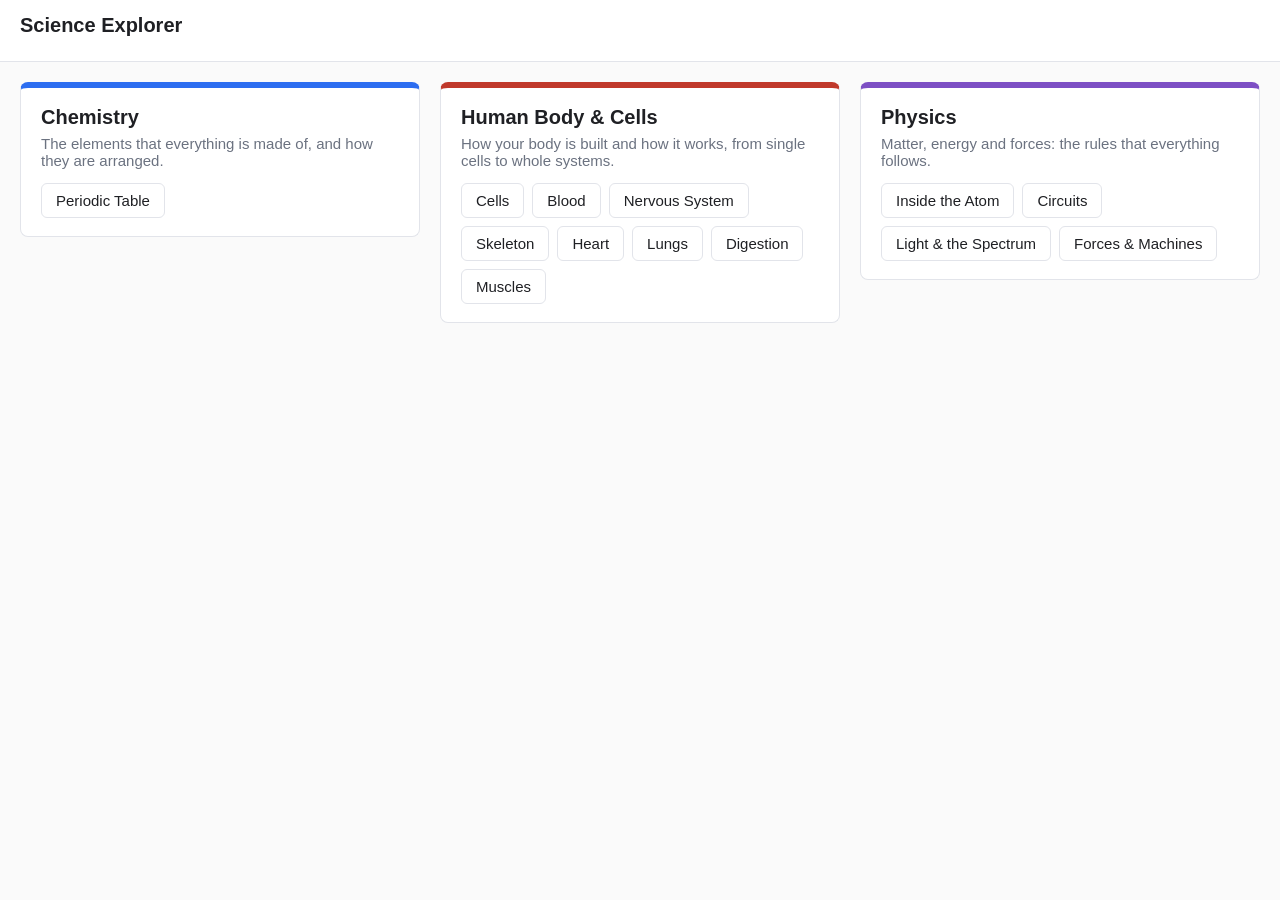
<file: docs/index.html>
<!DOCTYPE html>
<html lang="en">
<head>
<meta charset="UTF-8">
<meta name="viewport" content="width=device-width, initial-scale=1.0">
<title>Science Explorer</title>
<link rel="stylesheet" href="style.css">
</head>
<body>
  <header>
    <h1>Science Explorer</h1>
    <nav id="topic-nav" aria-label="Topics" hidden>
      <p class="trail">
        <a href="#home">⌂ Home</a>
        <span aria-hidden="true">›</span>
        <span id="trail-subject"></span>
      </p>
      <div id="topic-row" class="topic-row"></div>
    </nav>
    <div id="table-controls" hidden>
      <div class="toolbar">
        <input id="search" type="text" placeholder="Search by symbol, name, or atomic number…" autocomplete="off">
        <button id="quiz-btn">Quiz</button>
        <span class="hint">Shift+click two elements to compare.</span>
      </div>
      <div class="timeline">
        <label for="year">Show elements known by:</label>
        <input id="year" type="range" min="1600" max="2025" value="2025">
        <span id="year-label">2025</span>
        <button id="year-reset">Reset</button>
      </div>
    </div>
  </header>

  <!-- Names the current page for screen readers; site.js moves focus here. -->
  <h2 id="page-heading" class="sr-only" tabindex="-1">Home</h2>

  <main id="home-view"></main>

  <main id="table-view" hidden>
    <div id="grid" aria-label="Periodic table grid"></div>
    <div id="legend" aria-label="Category legend"></div>
  </main>

  <main id="topic-view" hidden>
    <div id="diagram-switcher" class="diagram-switcher" role="group" aria-label="Diagrams"></div>
    <div class="topic-layout">
      <section class="diagram-col">
        <div id="diagram-holder" class="diagram-holder"></div>
        <div id="part-buttons" class="part-buttons" role="group" aria-label="Parts of this diagram"></div>
      </section>
      <aside id="info-panel" class="info-panel" aria-live="polite"></aside>
    </div>
  </main>

  <!-- Element detail modal -->
  <div id="detail-modal" class="modal" hidden>
    <div class="modal-card">
      <button class="close" data-close="detail-modal" aria-label="Close">×</button>
      <h2 id="detail-title">—</h2>
      <dl id="detail-fields"></dl>
      <button id="show-atom">Show atom</button>
    </div>
  </div>

  <!-- Atom visualization modal -->
  <div id="atom-modal" class="modal" hidden>
    <div class="modal-card atom-card">
      <button class="close" data-close="atom-modal" aria-label="Close">×</button>
      <h2 id="atom-title">Atom</h2>
      <canvas id="atom-canvas" width="600" height="600" aria-label="Bohr atom diagram"></canvas>
    </div>
  </div>

  <!-- Comparison modal -->
  <div id="compare-modal" class="modal" hidden>
    <div class="modal-card wide">
      <button class="close" data-close="compare-modal" aria-label="Close">×</button>
      <h2>Compare elements</h2>
      <table id="compare-table"></table>
    </div>
  </div>

  <!-- Quiz panel (floating, draggable, non-modal) -->
  <div id="quiz-panel" class="floating" hidden>
    <div class="floating-header" id="quiz-drag-handle">
      <span>Quiz — Find the Element</span>
      <button class="close" data-close="quiz-panel" aria-label="Close">×</button>
    </div>
    <div class="floating-body">
      <p class="muted">Click the element shown below on the grid.</p>
      <p id="quiz-prompt" class="prompt">Press Start</p>
      <p id="quiz-timer">0.0 s</p>
      <p id="quiz-score">Score: 0 / 0</p>
      <button id="quiz-action">Start</button>
    </div>
  </div>

  <script src="app.js"></script>
  <script src="topics.js"></script>
  <script src="site.js"></script>
</body>
</html>
</file>
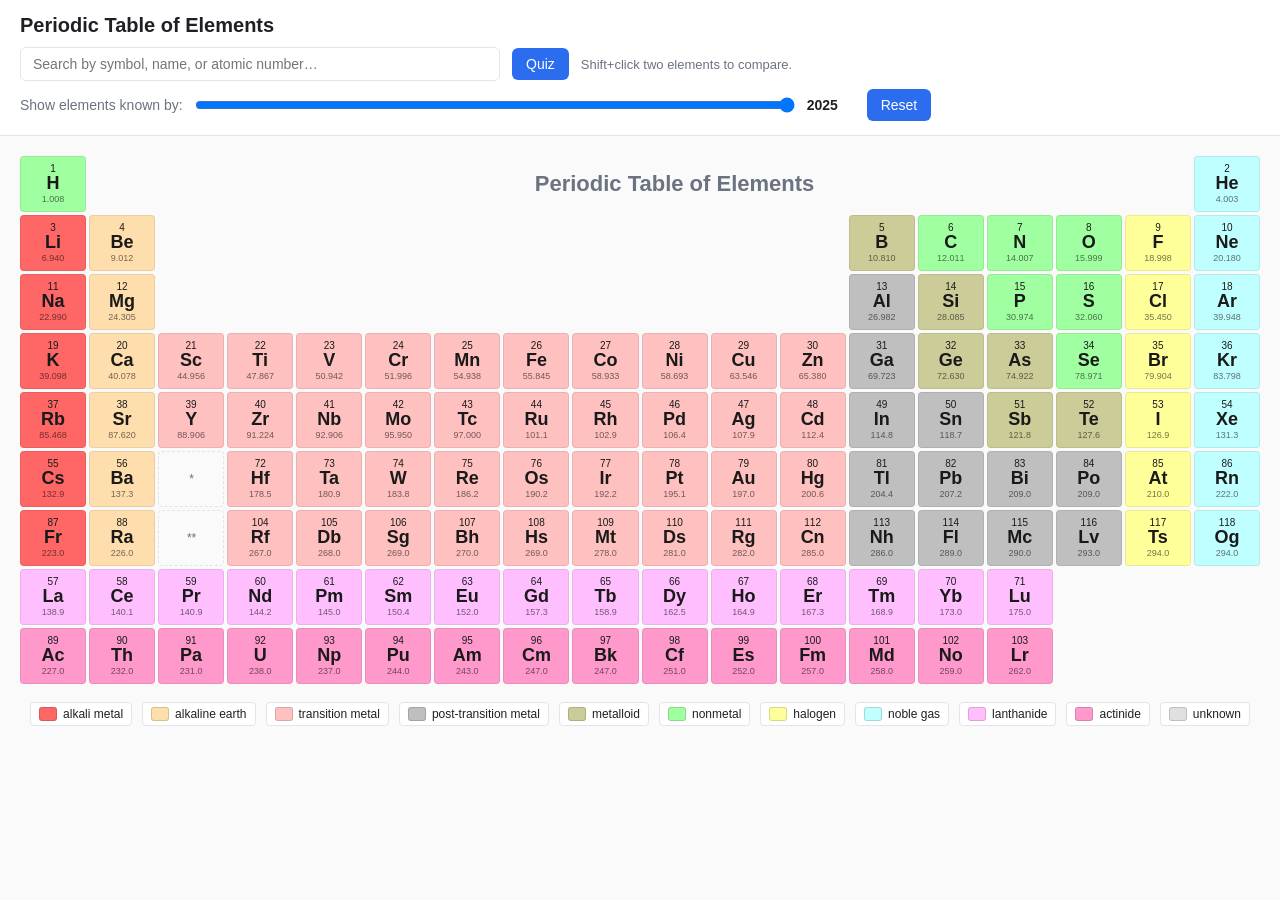
<file: web/index.html>
<!DOCTYPE html>
<html lang="en">
<head>
<meta charset="UTF-8">
<meta name="viewport" content="width=device-width, initial-scale=1.0">
<title>Periodic Table of Elements</title>
<link rel="stylesheet" href="style.css">
</head>
<body>
  <header>
    <h1>Periodic Table of Elements</h1>
    <div class="toolbar">
      <input id="search" type="text" placeholder="Search by symbol, name, or atomic number…" autocomplete="off">
      <button id="quiz-btn">Quiz</button>
      <span class="hint">Shift+click two elements to compare.</span>
    </div>
    <div class="timeline">
      <label for="year">Show elements known by:</label>
      <input id="year" type="range" min="1600" max="2025" value="2025">
      <span id="year-label">2025</span>
      <button id="year-reset">Reset</button>
    </div>
  </header>

  <main>
    <div id="grid" aria-label="Periodic table grid"></div>
    <div id="legend" aria-label="Category legend"></div>
  </main>

  <!-- Element detail modal -->
  <div id="detail-modal" class="modal" hidden>
    <div class="modal-card">
      <button class="close" data-close="detail-modal" aria-label="Close">×</button>
      <h2 id="detail-title">—</h2>
      <dl id="detail-fields"></dl>
      <button id="show-atom">Show atom</button>
    </div>
  </div>

  <!-- Atom visualization modal -->
  <div id="atom-modal" class="modal" hidden>
    <div class="modal-card atom-card">
      <button class="close" data-close="atom-modal" aria-label="Close">×</button>
      <h2 id="atom-title">Atom</h2>
      <canvas id="atom-canvas" width="600" height="600" aria-label="Bohr atom diagram"></canvas>
    </div>
  </div>

  <!-- Comparison modal -->
  <div id="compare-modal" class="modal" hidden>
    <div class="modal-card wide">
      <button class="close" data-close="compare-modal" aria-label="Close">×</button>
      <h2>Compare elements</h2>
      <table id="compare-table"></table>
    </div>
  </div>

  <!-- Quiz modal -->
  <div id="quiz-modal" class="modal" hidden>
    <div class="modal-card">
      <button class="close" data-close="quiz-modal" aria-label="Close">×</button>
      <h2>Quiz — Find the Element</h2>
      <p>Click the element shown below on the grid.</p>
      <p id="quiz-prompt" class="prompt">Press Start</p>
      <p id="quiz-timer">0.0 s</p>
      <p id="quiz-score">Score: 0 / 0</p>
      <button id="quiz-action">Start</button>
    </div>
  </div>

  <script src="app.js"></script>
</body>
</html>
</file>
<file: docs/style.css>
:root {
  --bg: #fafafa;
  --card-bg: #ffffff;
  --text: #1f2024;
  --muted: #6b7280;
  --border: #e2e4ea;
  --accent: #2c6df0;
  --accent-fg: #ffffff;
  --diff: #d35400;
}

* { box-sizing: border-box; }

[hidden] { display: none !important; }

html, body {
  margin: 0;
  padding: 0;
  background: var(--bg);
  color: var(--text);
  font-family: -apple-system, BlinkMacSystemFont, "Segoe UI", Roboto, "Helvetica Neue", Arial, sans-serif;
  font-size: 14px;
}

header {
  background: var(--card-bg);
  padding: 14px 20px;
  border-bottom: 1px solid var(--border);
  position: sticky;
  top: 0;
  z-index: 5;
}

h1 {
  margin: 0 0 10px 0;
  font-size: 20px;
}

.toolbar {
  display: flex;
  align-items: center;
  gap: 12px;
  margin-bottom: 8px;
  flex-wrap: wrap;
}

#search {
  flex: 1 1 360px;
  max-width: 480px;
  padding: 8px 12px;
  border: 1px solid var(--border);
  border-radius: 6px;
  font-size: 14px;
}

button {
  cursor: pointer;
  background: var(--accent);
  color: var(--accent-fg);
  border: none;
  border-radius: 6px;
  padding: 8px 14px;
  font-size: 14px;
}

button:hover { filter: brightness(1.05); }

.hint { color: var(--muted); font-size: 13px; }

.timeline {
  display: flex;
  align-items: center;
  gap: 10px;
  flex-wrap: wrap;
}

.timeline label { color: var(--muted); }

#year { flex: 1 1 320px; max-width: 600px; }

#year-label {
  display: inline-block;
  min-width: 50px;
  font-weight: 600;
}

main {
  padding: 20px;
}

#grid {
  display: grid;
  grid-template-columns: repeat(18, minmax(46px, 1fr));
  grid-template-rows: repeat(9, auto);
  gap: 3px;
  max-width: 1400px;
  margin: 0 auto;
}

.cell {
  position: relative;
  padding: 4px 2px;
  border-radius: 4px;
  text-align: center;
  cursor: pointer;
  color: #1a1a1a;
  user-select: none;
  border: 1px solid rgba(0,0,0,0.08);
  transition: transform 80ms ease, box-shadow 80ms ease;
  min-height: 56px;
  display: flex;
  flex-direction: column;
  justify-content: center;
  font-size: 12px;
}

.cell:hover {
  transform: translateY(-1px);
  box-shadow: 0 2px 6px rgba(0,0,0,0.18);
  z-index: 1;
}

.cell.dim { opacity: 0.18; }
.cell.hidden { visibility: hidden; }

.cell .z { font-size: 10px; line-height: 1; }
.cell .sym { font-size: 18px; font-weight: 700; line-height: 1.1; }
.cell .mass { font-size: 9px; color: rgba(0,0,0,0.55); }

.cell.compare-pick {
  outline: 3px solid #111;
  outline-offset: -3px;
}

.cell.flash-correct { background: #2ecc71 !important; }
.cell.flash-wrong { background: #e74c3c !important; }

.placeholder {
  background: transparent;
  border: 1px dashed var(--border);
  display: flex;
  align-items: center;
  justify-content: center;
  color: var(--muted);
  font-style: italic;
}

.title-banner {
  grid-column: 3 / span 15;
  grid-row: 1;
  align-self: center;
  text-align: center;
  font-size: 22px;
  font-weight: 700;
  color: var(--muted);
}

#legend {
  margin-top: 18px;
  display: flex;
  flex-wrap: wrap;
  gap: 10px;
  justify-content: center;
}

.legend-item {
  display: flex;
  align-items: center;
  gap: 6px;
  padding: 4px 8px;
  border-radius: 4px;
  border: 1px solid var(--border);
  background: var(--card-bg);
  font-size: 12px;
}

.legend-swatch {
  width: 18px;
  height: 14px;
  border-radius: 3px;
  border: 1px solid rgba(0,0,0,0.15);
}

/* Modals */
.modal {
  position: fixed;
  inset: 0;
  background: rgba(0,0,0,0.45);
  display: flex;
  align-items: center;
  justify-content: center;
  padding: 20px;
  z-index: 10;
}

.modal[hidden] { display: none; }

.modal-card {
  background: var(--card-bg);
  border-radius: 8px;
  padding: 22px 26px;
  min-width: 320px;
  max-width: 92vw;
  max-height: 92vh;
  overflow: auto;
  box-shadow: 0 10px 40px rgba(0,0,0,0.25);
  position: relative;
}

.modal-card.wide { min-width: 520px; }
.modal-card.atom-card { min-width: 620px; }

.modal-card h2 { margin: 0 0 14px 0; }

.modal-card .close {
  position: absolute;
  top: 8px; right: 12px;
  background: transparent;
  color: var(--muted);
  font-size: 24px;
  padding: 4px 8px;
}

.modal-card dl {
  display: grid;
  grid-template-columns: max-content 1fr;
  gap: 6px 18px;
  margin: 0 0 14px 0;
}

.modal-card dt { color: var(--muted); }
.modal-card dd { margin: 0; }

#compare-table {
  border-collapse: collapse;
  width: 100%;
}

#compare-table th, #compare-table td {
  padding: 6px 12px;
  border-bottom: 1px solid var(--border);
  text-align: left;
}

#compare-table tr.differs td:not(.label) { color: var(--diff); }
#compare-table td.delta { font-weight: 600; }

.prompt {
  font-size: 18px;
  font-weight: 700;
  margin: 6px 0;
}

#atom-canvas {
  display: block;
  margin: 0 auto;
  background: #ffffff;
  border-radius: 4px;
  border: 1px solid var(--border);
}

/* Floating draggable panel (used by Quiz) */
.floating {
  position: fixed;
  top: 120px;
  left: 30px;
  z-index: 20;
  background: var(--card-bg);
  border-radius: 8px;
  box-shadow: 0 8px 30px rgba(0,0,0,0.22);
  border: 1px solid var(--border);
  min-width: 280px;
  max-width: 360px;
  user-select: none;
}

.floating[hidden] { display: none; }

.floating-header {
  display: flex;
  align-items: center;
  justify-content: space-between;
  padding: 8px 10px 8px 14px;
  background: #f1f3f7;
  border-bottom: 1px solid var(--border);
  border-radius: 8px 8px 0 0;
  cursor: move;
  font-weight: 600;
}

.floating-header .close {
  background: transparent;
  color: var(--muted);
  padding: 0 6px;
  font-size: 20px;
  line-height: 1;
}

.floating-body {
  padding: 14px 16px 16px 16px;
}

.floating-body .muted {
  color: var(--muted);
  margin: 0 0 8px 0;
  font-size: 13px;
}

.floating-body p {
  margin: 6px 0;
}

.floating.dragging {
  box-shadow: 0 12px 36px rgba(0,0,0,0.32);
}

.sr-only {
  position: absolute;
  width: 1px;
  height: 1px;
  margin: -1px;
  overflow: hidden;
  clip-path: inset(50%);
  white-space: nowrap;
}

.trail { margin: 0 0 8px 0; }
.trail a { color: var(--accent); text-decoration: none; }
.trail a:hover { text-decoration: underline; }
#trail-subject { font-weight: 600; }

.topic-row {
  display: flex;
  gap: 4px;
  flex-wrap: wrap;
  margin-bottom: 10px;
  border-bottom: 1px solid var(--border);
}

.topic-row a {
  padding: 8px 14px;
  color: var(--muted);
  text-decoration: none;
  white-space: nowrap;
  border-bottom: 2px solid transparent;
  margin-bottom: -1px;
}

.topic-row a:hover { color: var(--text); }

.topic-row a[aria-current="page"] {
  color: var(--accent);
  border-bottom-color: var(--accent);
  font-weight: 600;
}

#home-view { max-width: 1400px; margin: 0 auto; }

.home-cards {
  display: grid;
  grid-template-columns: repeat(3, minmax(0, 1fr));
  gap: 20px;
  align-items: start;
}

.subject-card {
  background: var(--card-bg);
  border: 1px solid var(--border);
  border-top: 6px solid var(--subject);
  border-radius: 8px;
  padding: 18px 20px;
}

.subject-card h2 { margin: 0 0 6px 0; font-size: 20px; }
.subject-card p { margin: 0 0 14px 0; color: var(--muted); font-size: 15px; }

.subject-card ul {
  list-style: none;
  margin: 0;
  padding: 0;
  display: flex;
  flex-wrap: wrap;
  gap: 8px;
}

.subject-card a {
  display: inline-block;
  padding: 8px 14px;
  border: 1px solid var(--border);
  border-radius: 6px;
  color: var(--text);
  text-decoration: none;
  font-size: 15px;
}

.subject-card a:hover { border-color: var(--accent); color: var(--accent); }

#topic-view { max-width: 1400px; margin: 0 auto; }

.diagram-switcher {
  display: flex;
  gap: 8px;
  flex-wrap: wrap;
  margin-bottom: 12px;
}

.switch-btn,
.part-buttons button {
  background: var(--card-bg);
  color: var(--text);
  border: 1px solid var(--border);
}

.switch-btn[aria-pressed="true"],
.part-buttons button[aria-pressed="true"] {
  background: var(--accent);
  color: var(--accent-fg);
  border-color: var(--accent);
}

.topic-layout {
  display: grid;
  grid-template-columns: minmax(0, 3fr) minmax(260px, 2fr);
  gap: 20px;
  align-items: start;
}

.diagram-holder {
  background: var(--card-bg);
  border: 1px solid var(--border);
  border-radius: 8px;
  padding: 12px;
}

.diagram-holder svg {
  display: block;
  width: 100%;
  height: auto;
  max-height: 72vh;
}

.part {
  cursor: pointer;
  transition: opacity 120ms ease;
}

.part.hover,
.part:focus-visible {
  filter: brightness(1.1) drop-shadow(0 0 3px rgba(44, 109, 240, 0.9));
}

/* Cues that do not depend on CSS filter, which some browsers skip inside SVG. */
.part:focus-visible { outline: 2px solid var(--accent); outline-offset: 2px; }
.diagram-holder:has(.part.hover) .part:not(.hover):not(.selected) { opacity: 0.6; }

.has-selection .part:not(.selected) { opacity: 0.35; }
.has-selection:has(.part.hover) .part.hover:not(.selected) { opacity: 0.8; }

.part.selected { filter: drop-shadow(0 0 4px rgba(44, 109, 240, 1)); }

.part-buttons {
  display: flex;
  flex-wrap: wrap;
  gap: 6px;
  margin-top: 12px;
}

.part-buttons button { padding: 5px 10px; font-size: 13px; }

.info-panel {
  background: var(--card-bg);
  border: 1px solid var(--border);
  border-radius: 8px;
  padding: 18px 20px;
  font-size: 15px;
  line-height: 1.5;
}

.info-panel h2 { margin: 0 0 6px 0; font-size: 20px; }
.info-panel h3 { margin: 14px 0 4px 0; font-size: 14px; }
.info-panel p { margin: 0 0 10px 0; }
.info-panel .summary { font-weight: 600; }
.info-panel .muted { color: var(--muted); }
.info-panel ul { margin: 0; padding-left: 20px; }

@media (max-width: 900px) {
  .topic-layout { grid-template-columns: 1fr; }
  .home-cards { grid-template-columns: 1fr; }
  .topic-row { flex-wrap: nowrap; overflow-x: auto; scrollbar-width: thin; }
  .topic-row a { margin-bottom: 0; }
  #grid { grid-template-columns: repeat(18, minmax(28px, 1fr)); }
  .cell { min-height: 38px; padding: 2px; }
  .cell .sym { font-size: 13px; }
  .cell .z { font-size: 8px; }
  .cell .mass { display: none; }
  h1 { font-size: 16px; }
}
</file>
<file: web/style.css>
:root {
  --bg: #fafafa;
  --card-bg: #ffffff;
  --text: #1f2024;
  --muted: #6b7280;
  --border: #e2e4ea;
  --accent: #2c6df0;
  --accent-fg: #ffffff;
  --diff: #d35400;
}

* { box-sizing: border-box; }

html, body {
  margin: 0;
  padding: 0;
  background: var(--bg);
  color: var(--text);
  font-family: -apple-system, BlinkMacSystemFont, "Segoe UI", Roboto, "Helvetica Neue", Arial, sans-serif;
  font-size: 14px;
}

header {
  background: var(--card-bg);
  padding: 14px 20px;
  border-bottom: 1px solid var(--border);
  position: sticky;
  top: 0;
  z-index: 5;
}

h1 {
  margin: 0 0 10px 0;
  font-size: 20px;
}

.toolbar {
  display: flex;
  align-items: center;
  gap: 12px;
  margin-bottom: 8px;
  flex-wrap: wrap;
}

#search {
  flex: 1 1 360px;
  max-width: 480px;
  padding: 8px 12px;
  border: 1px solid var(--border);
  border-radius: 6px;
  font-size: 14px;
}

button {
  cursor: pointer;
  background: var(--accent);
  color: var(--accent-fg);
  border: none;
  border-radius: 6px;
  padding: 8px 14px;
  font-size: 14px;
}

button:hover { filter: brightness(1.05); }

.hint { color: var(--muted); font-size: 13px; }

.timeline {
  display: flex;
  align-items: center;
  gap: 10px;
  flex-wrap: wrap;
}

.timeline label { color: var(--muted); }

#year { flex: 1 1 320px; max-width: 600px; }

#year-label {
  display: inline-block;
  min-width: 50px;
  font-weight: 600;
}

main {
  padding: 20px;
}

#grid {
  display: grid;
  grid-template-columns: repeat(18, minmax(46px, 1fr));
  grid-template-rows: repeat(9, auto);
  gap: 3px;
  max-width: 1400px;
  margin: 0 auto;
}

.cell {
  position: relative;
  padding: 4px 2px;
  border-radius: 4px;
  text-align: center;
  cursor: pointer;
  color: #1a1a1a;
  user-select: none;
  border: 1px solid rgba(0,0,0,0.08);
  transition: transform 80ms ease, box-shadow 80ms ease;
  min-height: 56px;
  display: flex;
  flex-direction: column;
  justify-content: center;
  font-size: 12px;
}

.cell:hover {
  transform: translateY(-1px);
  box-shadow: 0 2px 6px rgba(0,0,0,0.18);
  z-index: 1;
}

.cell.dim { opacity: 0.18; }
.cell.hidden { visibility: hidden; }

.cell .z { font-size: 10px; line-height: 1; }
.cell .sym { font-size: 18px; font-weight: 700; line-height: 1.1; }
.cell .mass { font-size: 9px; color: rgba(0,0,0,0.55); }

.cell.compare-pick {
  outline: 3px solid #111;
  outline-offset: -3px;
}

.cell.flash-correct { background: #2ecc71 !important; }
.cell.flash-wrong { background: #e74c3c !important; }

.placeholder {
  background: transparent;
  border: 1px dashed var(--border);
  display: flex;
  align-items: center;
  justify-content: center;
  color: var(--muted);
  font-style: italic;
}

.title-banner {
  grid-column: 3 / span 15;
  grid-row: 1;
  align-self: center;
  text-align: center;
  font-size: 22px;
  font-weight: 700;
  color: var(--muted);
}

#legend {
  margin-top: 18px;
  display: flex;
  flex-wrap: wrap;
  gap: 10px;
  justify-content: center;
}

.legend-item {
  display: flex;
  align-items: center;
  gap: 6px;
  padding: 4px 8px;
  border-radius: 4px;
  border: 1px solid var(--border);
  background: var(--card-bg);
  font-size: 12px;
}

.legend-swatch {
  width: 18px;
  height: 14px;
  border-radius: 3px;
  border: 1px solid rgba(0,0,0,0.15);
}

/* Modals */
.modal {
  position: fixed;
  inset: 0;
  background: rgba(0,0,0,0.45);
  display: flex;
  align-items: center;
  justify-content: center;
  padding: 20px;
  z-index: 10;
}

.modal[hidden] { display: none; }

.modal-card {
  background: var(--card-bg);
  border-radius: 8px;
  padding: 22px 26px;
  min-width: 320px;
  max-width: 92vw;
  max-height: 92vh;
  overflow: auto;
  box-shadow: 0 10px 40px rgba(0,0,0,0.25);
  position: relative;
}

.modal-card.wide { min-width: 520px; }
.modal-card.atom-card { min-width: 620px; }

.modal-card h2 { margin: 0 0 14px 0; }

.modal-card .close {
  position: absolute;
  top: 8px; right: 12px;
  background: transparent;
  color: var(--muted);
  font-size: 24px;
  padding: 4px 8px;
}

.modal-card dl {
  display: grid;
  grid-template-columns: max-content 1fr;
  gap: 6px 18px;
  margin: 0 0 14px 0;
}

.modal-card dt { color: var(--muted); }
.modal-card dd { margin: 0; }

#compare-table {
  border-collapse: collapse;
  width: 100%;
}

#compare-table th, #compare-table td {
  padding: 6px 12px;
  border-bottom: 1px solid var(--border);
  text-align: left;
}

#compare-table tr.differs td:not(.label) { color: var(--diff); }
#compare-table td.delta { font-weight: 600; }

.prompt {
  font-size: 18px;
  font-weight: 700;
  margin: 6px 0;
}

#atom-canvas {
  display: block;
  margin: 0 auto;
  background: #ffffff;
  border-radius: 4px;
  border: 1px solid var(--border);
}

@media (max-width: 900px) {
  #grid { grid-template-columns: repeat(18, minmax(28px, 1fr)); }
  .cell { min-height: 38px; padding: 2px; }
  .cell .sym { font-size: 13px; }
  .cell .z { font-size: 8px; }
  .cell .mass { display: none; }
  h1 { font-size: 16px; }
}
</file>
